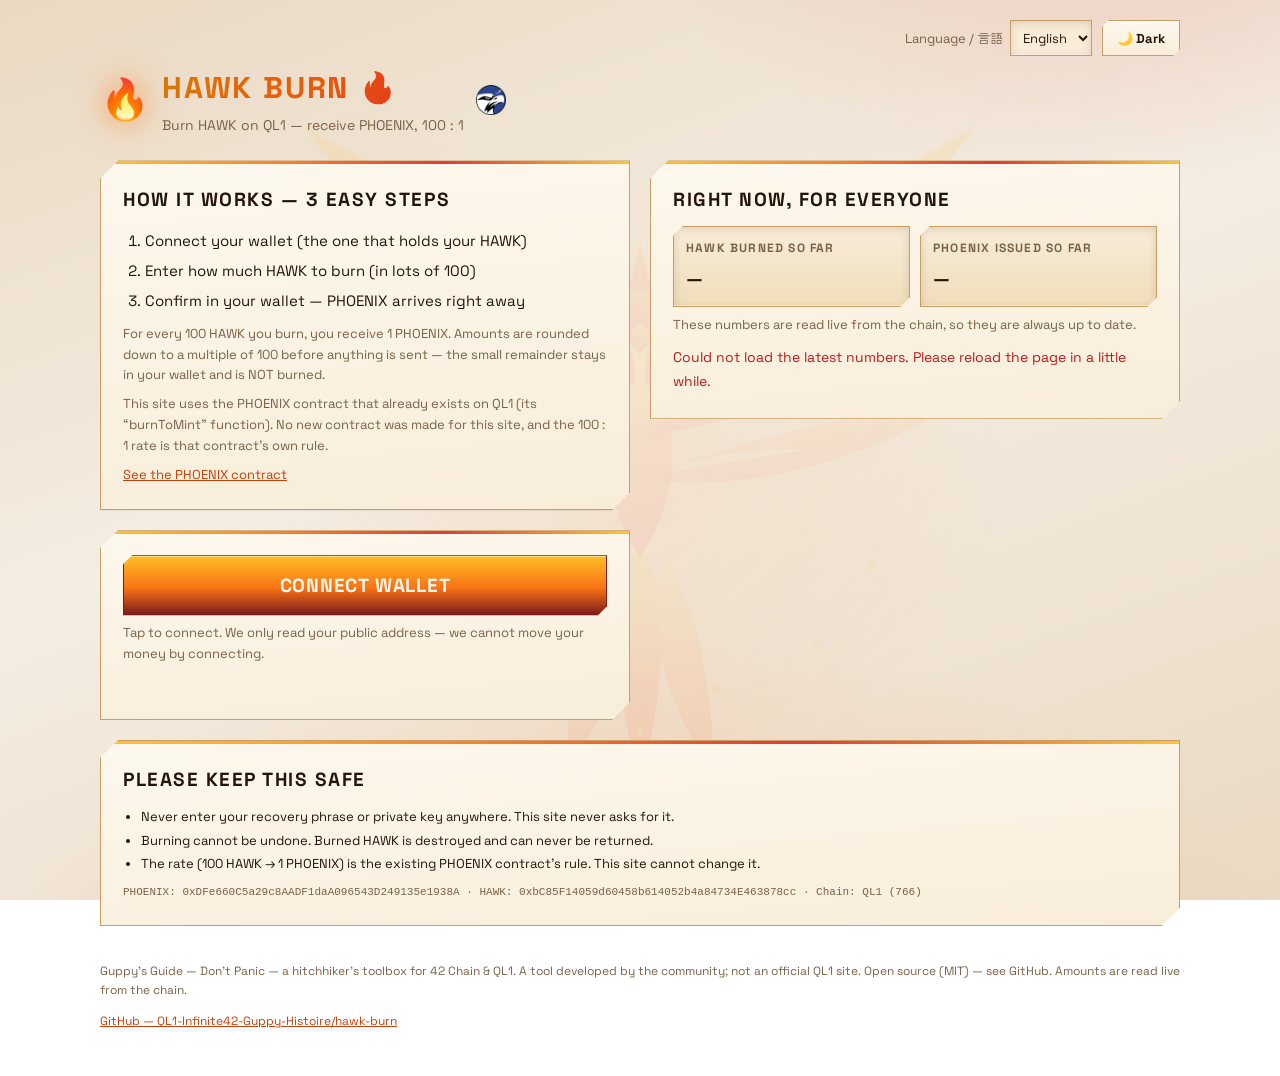
<file: docs/index.html>
<!DOCTYPE html>
<html lang="en">
<head>
<meta charset="utf-8">
<meta name="viewport" content="width=device-width, initial-scale=1">
<title>HAWK Burn — burn HAWK, receive PHOENIX</title>
<meta name="description" content="Burn HAWK on QL1 and receive PHOENIX at 100 : 1, using the existing PHOENIX contract's burnToMint. No new contract.">
<script>try{if(localStorage.getItem('guppy-theme')==='dark')document.documentElement.dataset.theme='dark';}catch(e){}</script>
<link rel="preconnect" href="https://fonts.googleapis.com">
<link rel="preconnect" href="https://fonts.gstatic.com" crossorigin>
<link href="https://fonts.googleapis.com/css2?family=Space+Grotesk:wght@500;600;700&family=Zen+Kaku+Gothic+New:wght@500;700;900&display=swap" rel="stylesheet">
<link rel="icon" type="image/png" href="ql1-eagle.png">
<link rel="stylesheet" href="style.css?v=5">
<script>
(function () {
  var lang = null;
  try { lang = localStorage.getItem("hawkburn_lang"); } catch (e) {}
  location.replace((lang === "ja" ? "ja.html" : "en.html") + location.search + location.hash);
})();
</script>
</head>
<body>
<header>
  <h1>🔥 HAWK Burn</h1>
  <img class="ql1-mark" src="ql1-eagle.png" alt="QL1">
  <p class="sub">Choose your language / 言語を選んでください</p>
  <p class="sub"><a href="en.html">English</a> ・ <a href="ja.html">日本語</a></p>
  <noscript><p class="sub">JavaScript is disabled — please use the links above. / JavaScript が無効です。上のリンクからお進みください。</p></noscript>
</header>
</body>
</html>
</file>
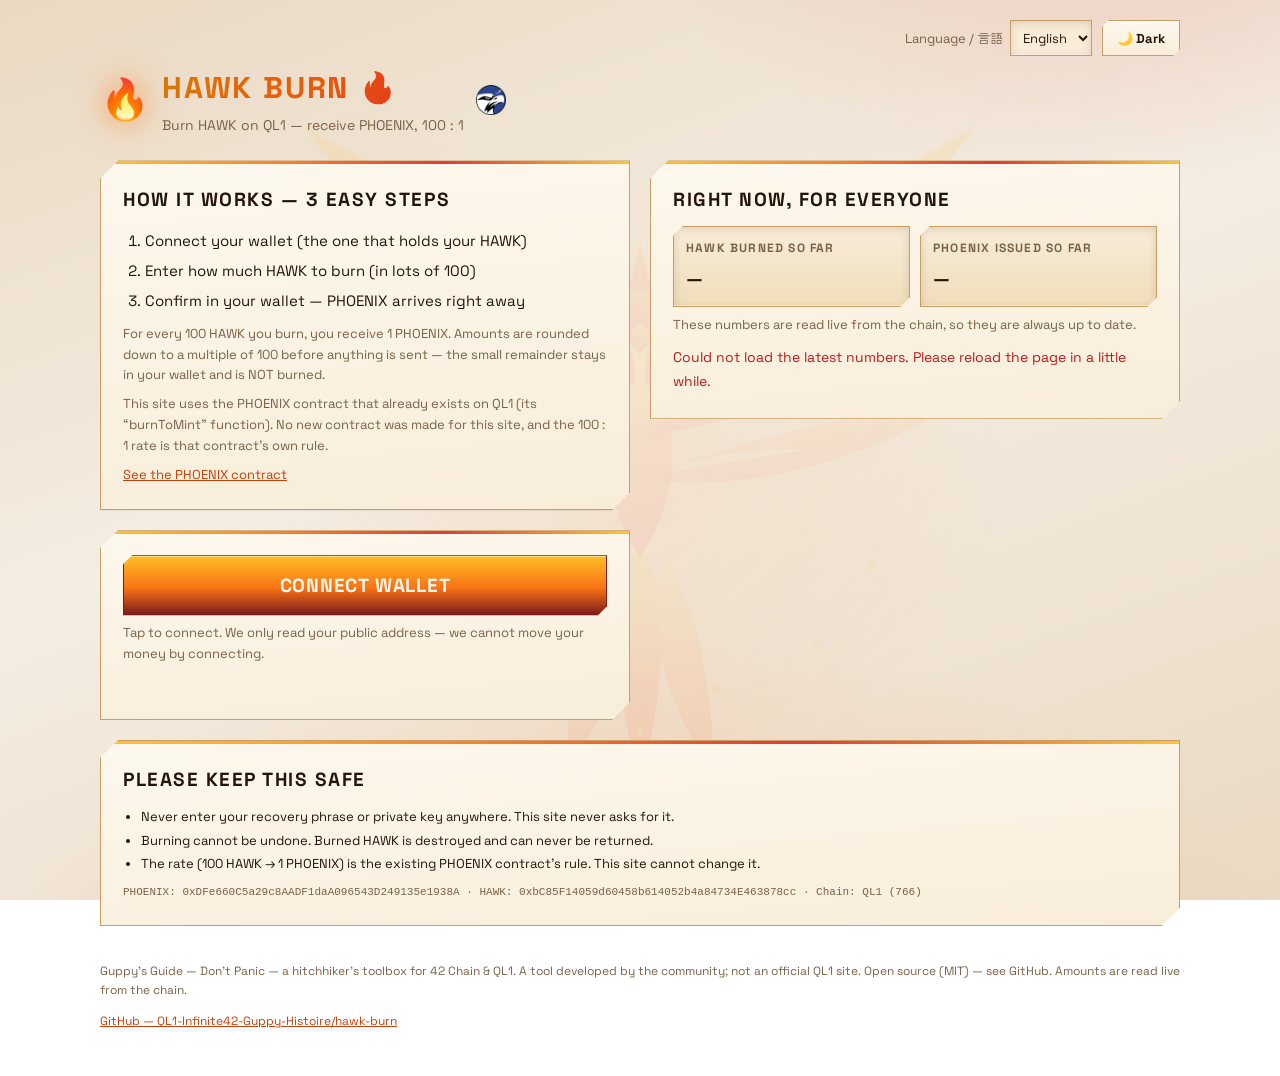
<file: docs/en.html>
<!DOCTYPE html>
<html lang="en">
<head>
<meta charset="utf-8">
<meta name="viewport" content="width=device-width, initial-scale=1">
<title>HAWK Burn — burn HAWK, receive PHOENIX</title>
<meta name="description" content="Burn HAWK on QL1 and receive PHOENIX at 100 : 1, using the existing PHOENIX contract's burnToMint. No new contract.">
<script>try{if(localStorage.getItem('guppy-theme')==='dark')document.documentElement.dataset.theme='dark';}catch(e){}</script>
<link rel="preconnect" href="https://fonts.googleapis.com">
<link rel="preconnect" href="https://fonts.gstatic.com" crossorigin>
<link href="https://fonts.googleapis.com/css2?family=Space+Grotesk:wght@500;600;700&family=Zen+Kaku+Gothic+New:wght@500;700;900&display=swap" rel="stylesheet">
<link rel="icon" type="image/png" href="ql1-eagle.png">
<link rel="stylesheet" href="style.css?v=6">
</head>
<body>
<!-- Phoenix background: inline SVG only (no external images), decorative. -->
<div class="phoenix-bg" aria-hidden="true">
  <svg viewBox="0 0 900 700" focusable="false">
    <defs>
      <linearGradient id="flameGrad" x1="0" y1="1" x2="0" y2="0">
        <stop offset="0" stop-color="#ff512f"/>
        <stop offset=".55" stop-color="#ff7a18"/>
        <stop offset="1" stop-color="#ffc93c"/>
      </linearGradient>
      <radialGradient id="glowGrad" cx=".5" cy=".5" r=".5">
        <stop offset="0" stop-color="#ff8c2e" stop-opacity=".55"/>
        <stop offset="1" stop-color="#ff8c2e" stop-opacity="0"/>
      </radialGradient>
    </defs>
    <ellipse cx="450" cy="400" rx="340" ry="270" fill="url(#glowGrad)"/>
    <g fill="url(#flameGrad)">
      <path d="M450 692 C428 596 420 536 450 452 C480 536 472 596 450 692 Z"/>
      <path d="M382 678 C384 588 396 534 428 474 C446 542 428 612 382 678 Z" opacity=".72"/>
      <path d="M518 678 C516 588 504 534 472 474 C454 542 472 612 518 678 Z" opacity=".72"/>
      <path d="M450 478 C412 424 408 348 450 278 C492 348 488 424 450 478 Z"/>
      <circle cx="450" cy="252" r="27"/>
      <path d="M428 240 L424 196 L442 226 L450 186 L458 226 L476 196 L472 240 C458 231 442 231 428 240 Z" opacity=".9"/>
      <path d="M450 264 L465 277 L450 291 L435 277 Z"/>
      <g>
        <path d="M444 322 C352 296 238 208 142 84 C258 142 352 224 424 296 C402 254 380 222 348 196 C420 232 452 282 444 322 Z"/>
        <path d="M440 366 C338 356 214 296 110 202 C238 244 342 296 414 342 C372 316 330 300 292 294 C370 326 424 344 440 366 Z" opacity=".8"/>
        <path d="M442 408 C348 420 232 388 138 324 C252 346 348 372 418 394 C370 382 328 378 296 380 C364 392 418 396 442 408 Z" opacity=".58"/>
      </g>
      <g transform="translate(900 0) scale(-1 1)">
        <path d="M444 322 C352 296 238 208 142 84 C258 142 352 224 424 296 C402 254 380 222 348 196 C420 232 452 282 444 322 Z"/>
        <path d="M440 366 C338 356 214 296 110 202 C238 244 342 296 414 342 C372 316 330 300 292 294 C370 326 424 344 440 366 Z" opacity=".8"/>
        <path d="M442 408 C348 420 232 388 138 324 C252 346 348 372 418 394 C370 382 328 378 296 380 C364 392 418 396 442 408 Z" opacity=".58"/>
      </g>
    </g>
    <g fill="#ffb347">
      <circle class="ember" cx="300" cy="580" r="4" style="animation-delay:-1s"/>
      <circle class="ember" cx="382" cy="620" r="3" style="animation-delay:-3.4s;animation-duration:9s"/>
      <circle class="ember" cx="520" cy="600" r="4" style="animation-delay:-5.2s"/>
      <circle class="ember" cx="612" cy="556" r="3" style="animation-delay:-2.2s;animation-duration:7s"/>
      <circle class="ember" cx="450" cy="640" r="3" style="animation-delay:-6.6s;animation-duration:10s"/>
      <circle class="ember" cx="248" cy="500" r="3" style="animation-delay:-4.4s"/>
      <circle class="ember" cx="662" cy="486" r="4" style="animation-delay:-.6s;animation-duration:9s"/>
      <circle class="ember" cx="566" cy="652" r="3" style="animation-delay:-7.5s;animation-duration:8.5s"/>
    </g>
  </svg>
</div>

<header>
  <span class="lang-switch"><label><span id="langLabel">Language / 言語</span> <select id="langSel"><option value="en" selected>English</option><option value="ja">日本語</option></select></label></span><button type="button" id="themeToggle" class="theme-toggle" aria-label="Toggle background theme"></button>
  <div class="brand">
    <span class="brand-emoji">🔥</span>
    <div>
      <h1 id="pageTitle">HAWK Burn</h1>
      <p class="sub" id="pageSub">Burn HAWK on QL1 — receive PHOENIX, 100 : 1</p>
    </div>
    <img class="ql1-mark" src="ql1-eagle.png" alt="QL1">
  </div>
</header>

<main>
  <!-- How it works -->
  <section class="panel" id="howPanel">
    <h2 id="howTitle">How it works</h2>
    <ol class="steps">
      <li id="step1">Connect your wallet</li>
      <li id="step2">Enter how much HAWK to burn</li>
      <li id="step3">Confirm in your wallet</li>
    </ol>
    <p class="note" id="howNote"></p>
    <p class="note" id="contractNote"></p>
    <p class="note"><a id="contractLink" href="https://scan.qom.network/address/0xDFe660C5a29c8AADF1daA096543D249135e1938A" target="_blank" rel="noopener">See the PHOENIX contract</a></p>
  </section>

  <!-- Global stats (no wallet needed) -->
  <section class="panel" id="statsPanel">
    <h2 id="statsTitle">Right now</h2>
    <div class="info-grid">
      <div class="info-card">
        <div class="i-label" id="statBurnedLabel">HAWK burned so far</div>
        <div class="i-value" id="statBurned">—</div>
      </div>
      <div class="info-card">
        <div class="i-label" id="statPhxLabel">PHOENIX issued so far</div>
        <div class="i-value" id="statPhx">—</div>
      </div>
    </div>
    <p class="note" id="statsNote"></p>
    <p class="result" id="statsError" role="status"></p>
  </section>

  <!-- Connect -->
  <section class="panel" id="connectPanel">
    <div id="connectBox">
      <button type="button" id="connectBtn" class="big-btn">Connect wallet</button>
      <p class="note" id="connectNote"></p>
      <!-- No-wallet guidance lives INSIDE the connect box, directly next
           to the always-visible Connect button. It is only unhidden after
           a click-time check finds genuinely no provider; it never
           replaces or hides the button. -->
      <div class="no-wallet-note" id="noWalletPanel" hidden>
        <h2 id="noWalletTitle">You need a wallet app</h2>
        <p id="noWalletText"></p>
        <p><a id="noWalletLink" href="https://metamask.app.link/dapp/hawk.qql1.com/en.html" target="_blank" rel="noopener">Open this page in MetaMask</a></p>
      </div>
    </div>
    <div id="accountBox" hidden>
      <div class="i-label" id="yourWalletLabel">Your wallet</div>
      <div class="mono" id="walletAddr">—</div>
      <div class="row"><span class="note" id="hawkLine"></span></div>
      <div class="row"><span class="note" id="phxLine"></span></div>
      <div class="row"><span class="note" id="qomLine"></span></div>
      <div class="row">
        <button type="button" id="rescanBtn" class="small-btn">Check again</button>
        <button type="button" id="switchChainBtn" class="small-btn" hidden>Switch to QL1</button>
        <button type="button" id="connectedBtn" class="small-btn">Wallet connected</button>
      </div>
    </div>
    <p class="result" id="connectResult" role="status"></p>
  </section>

  <!-- Burn -->
  <section class="panel" id="burnPanel" hidden>
    <h2 id="amountLabel">HAWK to burn</h2>
    <input id="amountInput" class="amount-input" type="text" inputmode="decimal" autocomplete="off" placeholder="e.g. 10000">
    <div class="chips">
      <button type="button" class="chip" id="chip25">25%</button>
      <button type="button" class="chip" id="chip50">50%</button>
      <button type="button" class="chip" id="chip75">75%</button>
      <button type="button" class="chip" id="chipMax">MAX</button>
    </div>
    <p class="note warn-note" id="roundNote" hidden></p>
    <div class="receive-box">
      <div class="i-label" id="receiveLabel">You will receive</div>
      <div class="receive-value"><span id="receiveAmount">—</span> <span class="unit">PHOENIX</span></div>
      <p class="note" id="burnAmountLine"></p>
    </div>
    <div class="row">
      <button type="button" id="burnBtn" class="big-btn burn" disabled>🔥 Burn HAWK</button>
    </div>
    <p class="note" id="gasNote"></p>
    <p class="progress" id="burnProgress" role="status"></p>
    <div id="burnResult" class="result" role="status"></div>
  </section>

  <!-- Safety -->
  <section class="panel safety-panel">
    <h2 id="safeTitle">Please keep this safe</h2>
    <ul class="notes">
      <li id="safe1"></li>
      <li id="safe2"></li>
      <li id="safe3"></li>
    </ul>
    <p class="note mono-small" id="contractLine"></p>
  </section>
</main>

<footer>
  <p id="footerText"></p>
  <p><a href="https://github.com/QL1-Infinite42-Guppy-Histoire/hawk-burn" target="_blank" rel="noopener">GitHub — QL1-Infinite42-Guppy-Histoire/hawk-burn</a></p>
</footer>

<dialog id="connDlg">
  <h3 id="connectedTitle" data-i18n="connectedTitle">Wallet connected</h3>
  <p class="quote mono" id="connAddr">—</p>
  <div class="row">
    <button type="button" id="disconnectBtn" class="btn danger" data-i18n="disconnectBtn">Disconnect</button>
    <button type="button" id="connClose" class="btn small">✕</button>
  </div>
</dialog>

<script src="app.js?v=4"></script>
<script>
(function(){
  var btn=document.getElementById("themeToggle");
  if(!btn)return;
  var ja=(document.documentElement.lang||"").indexOf("ja")===0;
  function label(){var d=document.documentElement.dataset.theme==="dark";btn.textContent=d?(ja?"\u2600\uFE0F \u767D\u80CC\u666F":"\u2600\uFE0F Light"):(ja?"\uD83C\uDF19 \u9ED2\u80CC\u666F":"\uD83C\uDF19 Dark");}
  label();
  btn.addEventListener("click",function(){var next=document.documentElement.dataset.theme==="dark"?"light":"dark";document.documentElement.dataset.theme=next;try{localStorage.setItem("guppy-theme",next);}catch(e){}label();});
})();
</script>
</body>
</html>
</file>
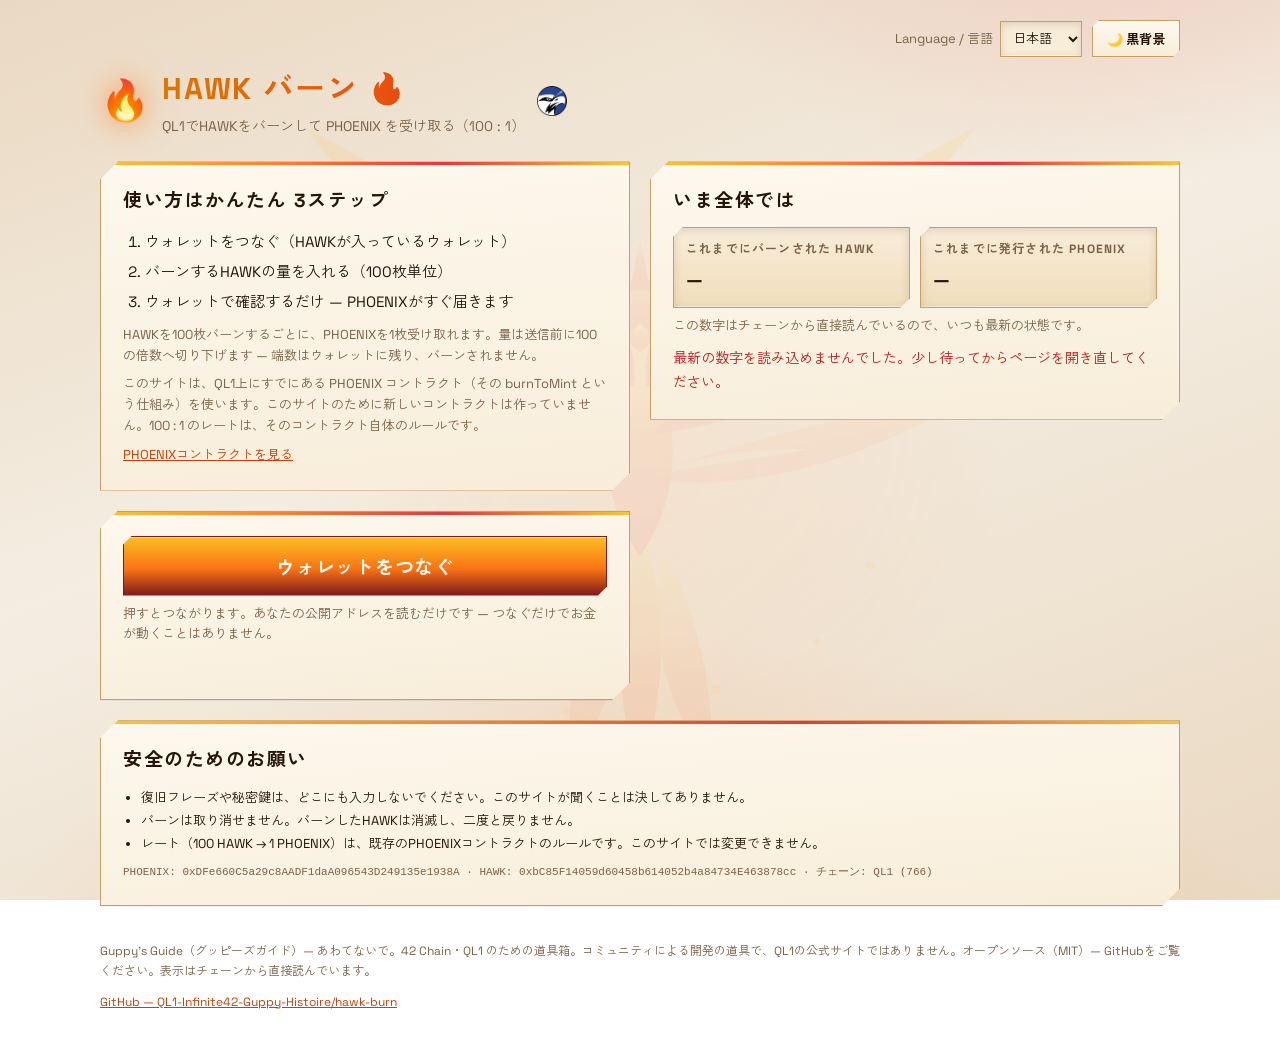
<file: docs/ja.html>
<!DOCTYPE html>
<html lang="ja">
<head>
<meta charset="utf-8">
<meta name="viewport" content="width=device-width, initial-scale=1">
<title>HAWK バーン — HAWKをバーンしてPHOENIXを受け取る</title>
<meta name="description" content="QL1でHAWKをバーンして、100 : 1 で PHOENIX を受け取ります。既存のPHOENIXコントラクトの burnToMint を使用。新規コントラクトはありません。">
<script>try{if(localStorage.getItem('guppy-theme')==='dark')document.documentElement.dataset.theme='dark';}catch(e){}</script>
<link rel="preconnect" href="https://fonts.googleapis.com">
<link rel="preconnect" href="https://fonts.gstatic.com" crossorigin>
<link href="https://fonts.googleapis.com/css2?family=Space+Grotesk:wght@500;600;700&family=Zen+Kaku+Gothic+New:wght@500;700;900&display=swap" rel="stylesheet">
<link rel="icon" type="image/png" href="ql1-eagle.png">
<link rel="stylesheet" href="style.css?v=6">
</head>
<body>
<!-- Phoenix background: inline SVG only (no external images), decorative. -->
<div class="phoenix-bg" aria-hidden="true">
  <svg viewBox="0 0 900 700" focusable="false">
    <defs>
      <linearGradient id="flameGrad" x1="0" y1="1" x2="0" y2="0">
        <stop offset="0" stop-color="#ff512f"/>
        <stop offset=".55" stop-color="#ff7a18"/>
        <stop offset="1" stop-color="#ffc93c"/>
      </linearGradient>
      <radialGradient id="glowGrad" cx=".5" cy=".5" r=".5">
        <stop offset="0" stop-color="#ff8c2e" stop-opacity=".55"/>
        <stop offset="1" stop-color="#ff8c2e" stop-opacity="0"/>
      </radialGradient>
    </defs>
    <ellipse cx="450" cy="400" rx="340" ry="270" fill="url(#glowGrad)"/>
    <g fill="url(#flameGrad)">
      <path d="M450 692 C428 596 420 536 450 452 C480 536 472 596 450 692 Z"/>
      <path d="M382 678 C384 588 396 534 428 474 C446 542 428 612 382 678 Z" opacity=".72"/>
      <path d="M518 678 C516 588 504 534 472 474 C454 542 472 612 518 678 Z" opacity=".72"/>
      <path d="M450 478 C412 424 408 348 450 278 C492 348 488 424 450 478 Z"/>
      <circle cx="450" cy="252" r="27"/>
      <path d="M428 240 L424 196 L442 226 L450 186 L458 226 L476 196 L472 240 C458 231 442 231 428 240 Z" opacity=".9"/>
      <path d="M450 264 L465 277 L450 291 L435 277 Z"/>
      <g>
        <path d="M444 322 C352 296 238 208 142 84 C258 142 352 224 424 296 C402 254 380 222 348 196 C420 232 452 282 444 322 Z"/>
        <path d="M440 366 C338 356 214 296 110 202 C238 244 342 296 414 342 C372 316 330 300 292 294 C370 326 424 344 440 366 Z" opacity=".8"/>
        <path d="M442 408 C348 420 232 388 138 324 C252 346 348 372 418 394 C370 382 328 378 296 380 C364 392 418 396 442 408 Z" opacity=".58"/>
      </g>
      <g transform="translate(900 0) scale(-1 1)">
        <path d="M444 322 C352 296 238 208 142 84 C258 142 352 224 424 296 C402 254 380 222 348 196 C420 232 452 282 444 322 Z"/>
        <path d="M440 366 C338 356 214 296 110 202 C238 244 342 296 414 342 C372 316 330 300 292 294 C370 326 424 344 440 366 Z" opacity=".8"/>
        <path d="M442 408 C348 420 232 388 138 324 C252 346 348 372 418 394 C370 382 328 378 296 380 C364 392 418 396 442 408 Z" opacity=".58"/>
      </g>
    </g>
    <g fill="#ffb347">
      <circle class="ember" cx="300" cy="580" r="4" style="animation-delay:-1s"/>
      <circle class="ember" cx="382" cy="620" r="3" style="animation-delay:-3.4s;animation-duration:9s"/>
      <circle class="ember" cx="520" cy="600" r="4" style="animation-delay:-5.2s"/>
      <circle class="ember" cx="612" cy="556" r="3" style="animation-delay:-2.2s;animation-duration:7s"/>
      <circle class="ember" cx="450" cy="640" r="3" style="animation-delay:-6.6s;animation-duration:10s"/>
      <circle class="ember" cx="248" cy="500" r="3" style="animation-delay:-4.4s"/>
      <circle class="ember" cx="662" cy="486" r="4" style="animation-delay:-.6s;animation-duration:9s"/>
      <circle class="ember" cx="566" cy="652" r="3" style="animation-delay:-7.5s;animation-duration:8.5s"/>
    </g>
  </svg>
</div>

<header>
  <span class="lang-switch"><label><span id="langLabel">Language / 言語</span> <select id="langSel"><option value="en">English</option><option value="ja" selected>日本語</option></select></label></span><button type="button" id="themeToggle" class="theme-toggle" aria-label="Toggle background theme"></button>
  <div class="brand">
    <span class="brand-emoji">🔥</span>
    <div>
      <h1 id="pageTitle">HAWK Burn</h1>
      <p class="sub" id="pageSub">QL1でHAWKをバーンして PHOENIX を受け取る（100 : 1）</p>
    </div>
    <img class="ql1-mark" src="ql1-eagle.png" alt="QL1">
  </div>
</header>

<main>
  <!-- How it works -->
  <section class="panel" id="howPanel">
    <h2 id="howTitle">使い方</h2>
    <ol class="steps">
      <li id="step1">ウォレットをつなぐ</li>
      <li id="step2">バーンする量を入れる</li>
      <li id="step3">ウォレットで確認する</li>
    </ol>
    <p class="note" id="howNote"></p>
    <p class="note" id="contractNote"></p>
    <p class="note"><a id="contractLink" href="https://scan.qom.network/address/0xDFe660C5a29c8AADF1daA096543D249135e1938A" target="_blank" rel="noopener">PHOENIXコントラクトを見る</a></p>
  </section>

  <!-- Global stats (no wallet needed) -->
  <section class="panel" id="statsPanel">
    <h2 id="statsTitle">いま全体では</h2>
    <div class="info-grid">
      <div class="info-card">
        <div class="i-label" id="statBurnedLabel">これまでにバーンされた HAWK</div>
        <div class="i-value" id="statBurned">—</div>
      </div>
      <div class="info-card">
        <div class="i-label" id="statPhxLabel">これまでに発行された PHOENIX</div>
        <div class="i-value" id="statPhx">—</div>
      </div>
    </div>
    <p class="note" id="statsNote"></p>
    <p class="result" id="statsError" role="status"></p>
  </section>

  <!-- Connect -->
  <section class="panel" id="connectPanel">
    <div id="connectBox">
      <button type="button" id="connectBtn" class="big-btn">ウォレットをつなぐ</button>
      <p class="note" id="connectNote"></p>
      <!-- No-wallet guidance lives INSIDE the connect box, directly next
           to the always-visible Connect button. It is only unhidden after
           a click-time check finds genuinely no provider; it never
           replaces or hides the button. -->
      <div class="no-wallet-note" id="noWalletPanel" hidden>
        <h2 id="noWalletTitle">ウォレットアプリが必要です</h2>
        <p id="noWalletText"></p>
        <p><a id="noWalletLink" href="https://metamask.app.link/dapp/hawk.qql1.com/ja.html" target="_blank" rel="noopener">MetaMaskでこのページを開く</a></p>
      </div>
    </div>
    <div id="accountBox" hidden>
      <div class="i-label" id="yourWalletLabel">あなたのウォレット</div>
      <div class="mono" id="walletAddr">—</div>
      <div class="row"><span class="note" id="hawkLine"></span></div>
      <div class="row"><span class="note" id="phxLine"></span></div>
      <div class="row"><span class="note" id="qomLine"></span></div>
      <div class="row">
        <button type="button" id="rescanBtn" class="small-btn">もう一度調べる</button>
        <button type="button" id="switchChainBtn" class="small-btn" hidden>QL1に切り替える</button>
        <button type="button" id="connectedBtn" class="small-btn">ウォレット接続中</button>
      </div>
    </div>
    <p class="result" id="connectResult" role="status"></p>
  </section>

  <!-- Burn -->
  <section class="panel" id="burnPanel" hidden>
    <h2 id="amountLabel">バーンする HAWK</h2>
    <input id="amountInput" class="amount-input" type="text" inputmode="decimal" autocomplete="off" placeholder="例: 10000">
    <div class="chips">
      <button type="button" class="chip" id="chip25">25%</button>
      <button type="button" class="chip" id="chip50">50%</button>
      <button type="button" class="chip" id="chip75">75%</button>
      <button type="button" class="chip" id="chipMax">MAX</button>
    </div>
    <p class="note warn-note" id="roundNote" hidden></p>
    <div class="receive-box">
      <div class="i-label" id="receiveLabel">受け取る量</div>
      <div class="receive-value"><span id="receiveAmount">—</span> <span class="unit">PHOENIX</span></div>
      <p class="note" id="burnAmountLine"></p>
    </div>
    <div class="row">
      <button type="button" id="burnBtn" class="big-btn burn" disabled>🔥 HAWKをバーンする</button>
    </div>
    <p class="note" id="gasNote"></p>
    <p class="progress" id="burnProgress" role="status"></p>
    <div id="burnResult" class="result" role="status"></div>
  </section>

  <!-- Safety -->
  <section class="panel safety-panel">
    <h2 id="safeTitle">安全のためのお願い</h2>
    <ul class="notes">
      <li id="safe1"></li>
      <li id="safe2"></li>
      <li id="safe3"></li>
    </ul>
    <p class="note mono-small" id="contractLine"></p>
  </section>
</main>

<footer>
  <p id="footerText"></p>
  <p><a href="https://github.com/QL1-Infinite42-Guppy-Histoire/hawk-burn" target="_blank" rel="noopener">GitHub — QL1-Infinite42-Guppy-Histoire/hawk-burn</a></p>
</footer>

<dialog id="connDlg">
  <h3 id="connectedTitle" data-i18n="connectedTitle">ウォレット接続中</h3>
  <p class="quote mono" id="connAddr">—</p>
  <div class="row">
    <button type="button" id="disconnectBtn" class="btn danger" data-i18n="disconnectBtn">接続を解除</button>
    <button type="button" id="connClose" class="btn small">✕</button>
  </div>
</dialog>

<script src="app.js?v=4"></script>
<script>
(function(){
  var btn=document.getElementById("themeToggle");
  if(!btn)return;
  var ja=(document.documentElement.lang||"").indexOf("ja")===0;
  function label(){var d=document.documentElement.dataset.theme==="dark";btn.textContent=d?(ja?"\u2600\uFE0F \u767D\u80CC\u666F":"\u2600\uFE0F Light"):(ja?"\uD83C\uDF19 \u9ED2\u80CC\u666F":"\uD83C\uDF19 Dark");}
  label();
  btn.addEventListener("click",function(){var next=document.documentElement.dataset.theme==="dark"?"light":"dark";document.documentElement.dataset.theme=next;try{localStorage.setItem("guppy-theme",next);}catch(e){}label();});
})();
</script>
</body>
</html>
</file>
<file: docs/style.css>
/* HAWK Burn — UI Canon v2 (Qom DEX design language) with the §7 site-12
   PHOENIX exception layered on top: flame gradients (gold → orange → red),
   warm-tinted neutrals, ember glow. Angular clip-path cuts and chunky 3D
   press-down buttons come from the canon; the phoenix lives in the fixed
   background layer (inline SVG in the HTML) and glows through the page.
   Display layer only — no selectors/IDs that app.js uses were changed. */
:root {
  --bg:#f4ede2; --bg2:#ead9c2;
  --card:#fdf8ee; --panel:#f8edd9; --panel2:#f0ddba;
  --text:#26160a; --muted:#7a6248; --line:#e6d0a8; --line-d:#c79f66;
  --accent:#f97316; --accent-2:#fbbf24; --accent-d:#7f1d1d; --accent-ink:#fff7ed;
  --btn-edge:#7f1d1d;
  --green:#16a34a; --red:#dc2626; --red-d:#991b1b;
  --link:#c2410c;
  --shadow-card:0 24px 48px -12px rgba(90,40,0,.30), 0 4px 10px rgba(90,40,0,.16), inset 0 1px 0 rgba(255,255,255,.9);
  --shadow-btn:0 5px 0 var(--btn-edge), 0 10px 18px rgba(249,115,22,.35), inset 0 1px 0 rgba(255,255,255,.45);
  --shadow-chip:0 3px 0 var(--line-d), 0 6px 12px rgba(90,40,0,.15), inset 0 1px 0 rgba(255,255,255,.8);
  --inset-panel:inset 0 2px 8px rgba(90,40,0,.16), inset 0 -1px 0 rgba(255,255,255,.65);
  --warn-card:#fdf0e9; --warn-panel:#f8dcc9; --warn-line:#d98a76;
  --warn-note-bg:#fef3c7; --warn-note-line:#b45309; --warn-note-text:#713f12;
  --err:#b91c1c; --ok:#15803d;
  --flame-text:linear-gradient(92deg, #d97706, #ea580c 55%, #dc2626);
  --phoenix-opacity:.12;
}
:root[data-theme="dark"] {
  --bg:#0c0705; --bg2:#180c06;
  --card:#1d1109; --panel:#140b06; --panel2:#251307;
  --text:#fdf3e3; --muted:#c4a586; --line:#3d2413; --line-d:#5f3c1f;
  --accent:#f97316; --accent-2:#fbbf24; --accent-d:#7f1d1d; --accent-ink:#fff7ed;
  --btn-edge:#450a0a;
  --green:#16a34a; --red:#dc2626; --red-d:#991b1b;
  --link:#fbbf24;
  --shadow-card:0 24px 48px -12px rgba(0,0,0,.8), 0 4px 10px rgba(0,0,0,.5), inset 0 1px 0 rgba(251,191,36,.16);
  --shadow-btn:0 5px 0 var(--btn-edge), 0 10px 18px rgba(249,115,22,.40), inset 0 1px 0 rgba(255,255,255,.35);
  --shadow-chip:0 3px 0 #060302, 0 6px 12px rgba(0,0,0,.45), inset 0 1px 0 rgba(251,191,36,.18);
  --inset-panel:inset 0 2px 10px rgba(0,0,0,.6), inset 0 -1px 0 rgba(251,191,36,.10);
  --warn-card:#2b100b; --warn-panel:#200b07; --warn-line:#7a343c;
  --warn-note-bg:#291605; --warn-note-line:#b45309; --warn-note-text:#ffd9a0;
  --err:#fca5a5; --ok:#4ade80;
  --flame-text:linear-gradient(92deg, #ffc93c, #ff7a18 55%, #ff512f);
  --phoenix-opacity:.26;
}
* { box-sizing: border-box; }
body {
  margin: 0;
  font-family: "Space Grotesk", "Zen Kaku Gothic New", system-ui, -apple-system, "Hiragino Sans", "Noto Sans JP", sans-serif;
  color: var(--text); line-height: 1.6; min-height: 100vh;
  background:
    radial-gradient(1100px 620px at 50% 112%, rgba(255,110,30,.22), rgba(255,110,30,0) 60%),
    radial-gradient(800px 460px at 88% -10%, rgba(220,38,38,.12), rgba(220,38,38,0) 60%),
    linear-gradient(160deg, var(--bg2), var(--bg) 45%, var(--bg2)),
    repeating-linear-gradient(115deg, transparent 0 46px, rgba(251,191,36,.06) 46px 47px);
  background-attachment: fixed;
}
/* --- phoenix background layer (decorative, inline SVG) --- */
.phoenix-bg {
  position: fixed; inset: 0; z-index: 0; overflow: hidden;
  display: flex; align-items: flex-start; justify-content: center;
  pointer-events: none;
}
.phoenix-bg svg {
  width: min(120vw, 980px); height: auto; margin-top: 4vh;
  opacity: var(--phoenix-opacity);
  filter: drop-shadow(0 0 42px rgba(255,120,30,.35));
}
.ember { animation: ember-rise 8s linear infinite; }
@keyframes ember-rise {
  0% { transform: translateY(0); opacity: 0; }
  12% { opacity: .95; }
  100% { transform: translateY(-300px); opacity: 0; }
}
@media (prefers-reduced-motion: reduce) {
  .ember { animation: none; }
  .big-btn, .small-btn, .chip { transition: none; }
  .big-btn.burn { animation: none; }
}
header, main, footer { position: relative; z-index: 1; }
header { padding: 20px 20px 4px; max-width: 1120px; margin: 0 auto; display: flex; flex-wrap: wrap; align-items: center; gap: 8px 10px; }
.brand { display: flex; align-items: center; gap: 12px; width: 100%; order: 3; }
.brand-emoji { font-size: 40px; filter: drop-shadow(0 0 16px rgba(255,130,40,.8)); }
.ql1-mark { width: 30px; height: 30px; flex: none; }
h1 {
  font-size: 30px; margin: 0; font-weight: 700;
  letter-spacing: .06em; text-transform: uppercase;
  background: var(--flame-text);
  -webkit-background-clip: text; background-clip: text; -webkit-text-fill-color: transparent;
}
.sub { color: var(--muted); margin: 2px 0 0; font-size: 14px; }
.lang-switch { order: 1; margin-left: auto; font-size: 13px; color: var(--muted); }
.lang-switch select { margin-left: 4px; background: var(--panel); color: var(--text); border: 1px solid var(--line-d); padding: 6px 8px; font-size: 13px; min-height: 36px; box-shadow: var(--inset-panel); }
.theme-toggle { order: 2; background: linear-gradient(180deg, var(--card), var(--panel)); color: var(--text); border: 1px solid var(--line-d); padding: 8px 14px; font-size: 13px; font-weight: 700; cursor: pointer; min-height: 36px; white-space: nowrap;
  clip-path: polygon(7px 0, 100% 0, 100% calc(100% - 7px), calc(100% - 7px) 100%, 0 100%, 0 7px);
  box-shadow: var(--shadow-chip); transition: transform .05s ease, box-shadow .05s ease; }
.theme-toggle:active { transform: translateY(2px); box-shadow: 0 1px 0 var(--line-d); }
main { max-width: 1120px; margin: 0 auto; padding: 0 20px 8px; }
.panel {
  position: relative;
  background: linear-gradient(175deg, var(--card), var(--panel));
  border: 1px solid var(--line-d);
  padding: 24px 22px; margin: 16px 0 0; box-shadow: var(--shadow-card);
  clip-path: polygon(18px 0, 100% 0, 100% calc(100% - 18px), calc(100% - 18px) 100%, 0 100%, 0 18px);
}
.panel::before {
  content: ""; position: absolute; top: 0; left: 0; right: 0; height: 3px;
  background: linear-gradient(90deg, var(--accent-2), #f97316 35%, #dc2626 65%, var(--accent-2));
  opacity: .9;
}
.panel.warn { background: linear-gradient(175deg, var(--warn-card), var(--warn-panel)); border-color: var(--warn-line); }
.panel.warn::before { background: linear-gradient(90deg, #f87171, var(--red) 55%, #f87171); }
.panel h2 { font-size: 19px; margin: 0 0 10px; letter-spacing: .08em; text-transform: uppercase; }
.panel h3 { font-size: 15px; margin: 18px 0 8px; }
.steps { margin: 0; padding-left: 22px; line-height: 2; font-size: 15px; }
.note { color: var(--muted); font-size: 13px; line-height: 1.6; margin: 8px 0 0; }
.warn-note { color: var(--warn-note-text); background: var(--warn-note-bg); border: 1px solid var(--warn-note-line); border-left: 6px solid var(--warn-note-line); padding: 10px 12px; }
/* No-wallet guidance: a notice INSIDE the connect box, under the
   always-visible Connect button — never a page-level takeover panel. */
.no-wallet-note { margin-top: 14px; color: var(--warn-note-text); background: var(--warn-note-bg); border: 1px solid var(--warn-note-line); border-left: 6px solid var(--warn-note-line); padding: 12px 14px; font-size: 14px; line-height: 1.6; }
.no-wallet-note h2 { font-size: 15px; margin: 0 0 6px; letter-spacing: .06em; text-transform: uppercase; }
.no-wallet-note p { margin: 6px 0 0; }
.info-grid { display: grid; grid-template-columns: repeat(auto-fit, minmax(150px, 1fr)); gap: 10px; }
.info-card { background: linear-gradient(180deg, var(--panel), var(--panel2)); border: 1px solid var(--line-d); box-shadow: var(--inset-panel); padding: 12px;
  clip-path: polygon(10px 0, 100% 0, 100% calc(100% - 10px), calc(100% - 10px) 100%, 0 100%, 0 10px); }
.i-label { font-size: 12px; color: var(--muted); margin-bottom: 6px; font-weight: 700; letter-spacing: .1em; text-transform: uppercase; }
.i-value { font-size: 19px; font-weight: 800; word-break: break-word; }
.big-btn { display: block; width: 100%;
  background: linear-gradient(180deg, var(--accent-2), var(--accent) 55%, var(--accent-d));
  color: var(--accent-ink); border: 1px solid var(--accent-d); padding: 10px 16px;
  font-size: 19px; font-weight: 700; letter-spacing: .04em; text-transform: uppercase;
  cursor: pointer; min-height: 60px;
  clip-path: polygon(9px 0, 100% 0, 100% calc(100% - 9px), calc(100% - 9px) 100%, 0 100%, 0 9px);
  box-shadow: var(--shadow-btn);
  transition: transform .05s ease, box-shadow .05s ease, filter .15s ease; }
.big-btn:active { transform: translateY(4px); box-shadow: 0 1px 0 var(--btn-edge), 0 4px 8px rgba(249,115,22,.3), inset 0 1px 0 rgba(255,255,255,.3); }
.big-btn:disabled { opacity: .45; cursor: not-allowed; transform: none; }
.big-btn.burn {
  background: linear-gradient(160deg, #ffc93c, #ff7a18 42%, #ff512f 72%, #b91c1c);
  background-size: 100% 220%;
  font-size: 21px; padding: 20px 16px; color: #fff;
  text-shadow: 0 1px 3px rgba(120,30,0,.45);
  box-shadow: 0 5px 0 var(--btn-edge), 0 14px 34px rgba(255,110,30,.55), inset 0 1px 0 rgba(255,255,255,.4);
  animation: flame-drift 5s ease-in-out infinite alternate;
}
@keyframes flame-drift { from { background-position: 50% 0%; } to { background-position: 50% 55%; } }
.big-btn.burn:active { transform: translateY(4px); box-shadow: 0 1px 0 var(--btn-edge), 0 6px 16px rgba(255,110,30,.45), inset 0 1px 0 rgba(255,255,255,.35); }
.big-btn.burn:disabled { box-shadow: 0 5px 0 var(--btn-edge); filter: grayscale(.35); animation: none; }
.small-btn { background: linear-gradient(180deg, var(--card), var(--panel)); color: var(--text); border: 1px solid var(--line-d); padding: 10px 16px; font-size: 15px; font-weight: 700; cursor: pointer; min-height: 44px;
  clip-path: polygon(7px 0, 100% 0, 100% calc(100% - 7px), calc(100% - 7px) 100%, 0 100%, 0 7px);
  box-shadow: var(--shadow-chip); transition: transform .05s ease, box-shadow .05s ease; }
.small-btn:active { transform: translateY(2px); box-shadow: 0 1px 0 var(--line-d); }
/* --- connected dialog (qom-dex connDlg pattern, canon-v2 tokens) --- */
dialog { border: 1px solid var(--line-d); background: linear-gradient(175deg, var(--card), var(--panel)); color: var(--text); padding: 20px; width: min(420px, 92vw); box-shadow: var(--shadow-card);
  clip-path: polygon(14px 0, 100% 0, 100% calc(100% - 14px), calc(100% - 14px) 100%, 0 100%, 0 14px); }
dialog::backdrop { background: rgba(2,8,20,.55); }
dialog h3 { font-size: 17px; margin: 0 0 10px; letter-spacing: .06em; text-transform: uppercase; }
dialog .quote { margin: 8px 0 0; }
.btn { background: linear-gradient(180deg, var(--card), var(--panel)); color: var(--text); border: 1px solid var(--line-d); padding: 10px 18px; font-size: 15px; font-weight: 700; letter-spacing: .04em; cursor: pointer; min-height: 44px;
  clip-path: polygon(7px 0, 100% 0, 100% calc(100% - 7px), calc(100% - 7px) 100%, 0 100%, 0 7px);
  box-shadow: var(--shadow-chip); transition: transform .05s ease, box-shadow .05s ease; }
.btn:active { transform: translateY(2px); box-shadow: 0 1px 0 var(--line-d); }
.btn.danger { background: linear-gradient(180deg, #f87171, var(--red) 55%, var(--red-d)); color: #fff; border-color: var(--red-d);
  box-shadow: 0 5px 0 var(--red-d), 0 10px 18px rgba(220,38,38,.3), inset 0 1px 0 rgba(255,255,255,.35); }
.btn.danger:active { transform: translateY(4px); box-shadow: 0 1px 0 var(--red-d); }
.btn.small { padding: 8px 14px; }
.row { display: flex; gap: 8px; flex-wrap: wrap; align-items: center; margin-top: 10px; }
button, input, select { font-family: inherit; }
.mono { font-family: ui-monospace, monospace; font-size: 13px; word-break: break-all; }
.mono-small { font-family: ui-monospace, monospace; font-size: 11px; word-break: break-all; }
.amount-input {
  width: 100%; font-size: 26px; font-weight: 700; padding: 14px 16px;
  background: linear-gradient(180deg, var(--panel), var(--panel2)); color: var(--text);
  border: 1px solid var(--line-d); box-shadow: var(--inset-panel); outline: none;
  clip-path: polygon(10px 0, 100% 0, 100% calc(100% - 10px), calc(100% - 10px) 100%, 0 100%, 0 10px);
}
.amount-input:focus { border-color: var(--accent); }
.chips { display: flex; gap: 8px; flex-wrap: wrap; margin-top: 10px; }
.chip {
  flex: 1 1 0; min-width: 64px; padding: 10px 0; font-size: 15px; font-weight: 700;
  background: linear-gradient(180deg, var(--card), var(--panel)); color: var(--text);
  border: 1px solid var(--line-d); cursor: pointer; min-height: 44px;
  clip-path: polygon(7px 0, 100% 0, 100% calc(100% - 7px), calc(100% - 7px) 100%, 0 100%, 0 7px);
  box-shadow: var(--shadow-chip); transition: transform .05s ease, box-shadow .05s ease;
}
.chip:active { transform: translateY(2px); box-shadow: 0 1px 0 var(--line-d); }
.receive-box {
  margin-top: 16px; text-align: center; padding: 14px 10px;
  background: linear-gradient(180deg, var(--panel), var(--panel2));
  border: 1px solid var(--line-d); box-shadow: var(--inset-panel);
  clip-path: polygon(10px 0, 100% 0, 100% calc(100% - 10px), calc(100% - 10px) 100%, 0 100%, 0 10px);
}
.receive-value { font-size: 34px; font-weight: 900; line-height: 1.15; word-break: break-word;
  background: var(--flame-text);
  -webkit-background-clip: text; background-clip: text; -webkit-text-fill-color: transparent; }
.receive-value .unit { font-size: 17px; font-weight: 700; color: var(--muted); -webkit-text-fill-color: var(--muted); }
.progress { min-height: 20px; font-size: 14px; line-height: 1.6; color: var(--accent); margin: 10px 0 0; font-weight: 700; }
.result { min-height: 20px; font-size: 14px; line-height: 1.7; margin: 10px 0 0; word-break: break-word; }
.result.ok { color: var(--ok); }
.result.error { color: var(--err); }
.result a { color: var(--link); }
.notes { color: var(--text); line-height: 1.8; font-size: 13px; padding-left: 18px; margin: 0; }
a { color: var(--link); }
footer { max-width: 1120px; margin: 0 auto; padding: 16px 20px 32px; color: var(--muted); font-size: 12px; line-height: 1.6; }
@media (min-width: 1024px) {
  main { display: grid; grid-template-columns: 1fr 1fr; gap: 0 20px; align-items: start; }
  main .panel { margin-top: 20px; }
  /* Explicit columns for every panel, as on the other Guppy sites:
     panels appear/disappear with wallet state, so auto-placement
     must never decide where a panel lands. */
  #howPanel { grid-column: 1; }
  #statsPanel { grid-column: 2; }
  #connectPanel { grid-column: 1; }
  #burnPanel { grid-column: 2; }
  .safety-panel { grid-column: 1 / -1; }
}
@media (max-width: 640px) {
  header { padding: 12px 16px 4px; }
  main { padding: 0 16px 8px; }
  .panel { padding: 16px; }
  h1 { font-size: 24px; }
  footer { padding-left: 16px; padding-right: 16px; }
  .amount-input { font-size: 21px; }
  .receive-value { font-size: 28px; }
  .phoenix-bg svg { width: 150vw; margin-top: 2vh; }
}
</file>
